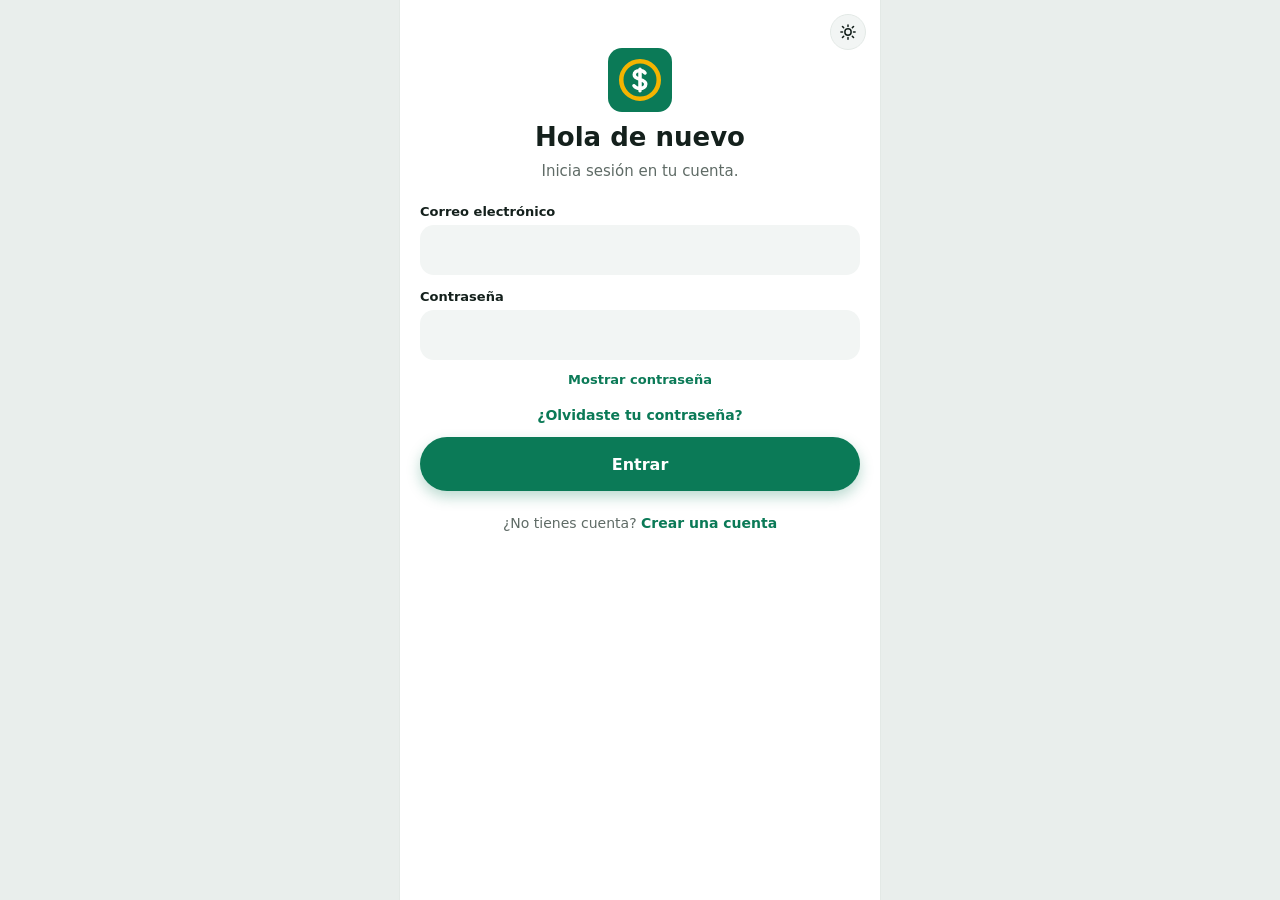
<file: frontend/index.html>
<!DOCTYPE html>
<html lang="es">
<head>
  <meta charset="utf-8">
  <meta http-equiv="Content-Security-Policy"
        content="default-src 'self';
                 script-src 'self';
                 style-src 'self' 'unsafe-inline' https://fonts.googleapis.com;
                 font-src 'self' https://fonts.gstatic.com;
                 img-src 'self' data:;
                 connect-src 'self' http://127.0.0.1:8000 http://localhost:8000 https://finanzas-personales-api-4rry.onrender.com;
                 worker-src 'self';
                 object-src 'none';
                 base-uri 'self';
                 form-action 'self'">
  <meta name="viewport" content="width=device-width, initial-scale=1, viewport-fit=cover">
  <meta name="apple-mobile-web-app-capable" content="yes">
  <meta name="apple-mobile-web-app-status-bar-style" content="black-translucent">
  <meta name="theme-color" content="#0B7A57">
  <meta name="description" content="Control de finanzas personales en pesos colombianos">
  <title>Finanzas Personales</title>
  <link rel="manifest" href="manifest.webmanifest">
  <link rel="icon" href="icons/icono.svg" type="image/svg+xml">
  <link rel="preconnect" href="https://fonts.googleapis.com">
  <link href="https://fonts.googleapis.com/css2?family=Plus+Jakarta+Sans:wght@400;500;600;700;800&display=swap" rel="stylesheet">
  <link rel="stylesheet" href="css/estilos.css">
  <link rel="stylesheet" href="css/tema.css">
  <script src="js/tema-inicial.js"></script>
</head>
<body>
  <div class="marco">
    <main id="app" aria-live="polite"></main>
    <nav id="nav" aria-label="Navegación principal" hidden></nav>
  </div>
  <div id="toast" role="status" aria-live="polite"></div>
  <script type="module" src="js/app.js"></script>
</body>
</html>
</file>
<file: frontend/css/estilos.css>
/* Identidad: verde esmeralda + dorado (ver mockups). Móvil primero. */
:root {
  --marca: #0B7A57;
  --marca-oscuro: #075640;
  --marca-suave: #E3F3EC;
  --oro: #F4B400;
  --oro-tinta: #1F1600;
  --oro-suave: #FFF6DB;
  --tinta: #14201C;
  --tenue: #5F6B66;
  --gris: #F2F5F4;
  --linea: #E3E9E6;
  --gasto: #C2410C;
  --gasto-suave: #FDEBDD;
  --fondo: #FFFFFF;
  --sobre-marca: #D4EEE3;
  --radio: 18px;
  --fuente: "Plus Jakarta Sans", system-ui, -apple-system, "Segoe UI", sans-serif;
}

* { box-sizing: border-box; }
html, body { margin: 0; }
body {
  font-family: var(--fuente);
  color: var(--tinta);
  background: var(--c-bg-e9eeec);
  font-variant-numeric: tabular-nums;
  -webkit-font-smoothing: antialiased;
}
.marco { max-width: 480px; min-height: 100vh; margin: 0 auto; background: var(--fondo); position: relative; }
body.con-nav .marco { padding-bottom: 96px; }
h1, h2 { margin: 0; text-wrap: balance; }
p { margin: 0; }
a { color: var(--marca); font-weight: 700; text-decoration: none; }
button { font: inherit; cursor: pointer; }
button:disabled { cursor: not-allowed; }
:focus-visible { outline: 3px solid var(--oro); outline-offset: 2px; }
code { font-size: 12px; background: var(--gris); padding: 1px 5px; border-radius: 4px; }
.solo-lector { position: absolute; width: 1px; height: 1px; overflow: hidden; clip: rect(0 0 0 0); }

/* ---------- Banda superior de color ---------- */
.banda {
  background: var(--marca);
  color: var(--c-tx-ffffff);
  padding: 18px 16px 24px;
  border-radius: 0 0 28px 28px;
  display: flex;
  flex-direction: column;
  gap: 14px;
}
.banda.banda-oscura { background: var(--marca-oscuro); }
.banda-fila { display: flex; align-items: center; gap: 6px; }
.banda-fila.espaciada { justify-content: space-between; }
.banda-titulo { font-size: 20px; font-weight: 800; padding-left: 4px; }
.banda-sub { color: var(--sobre-marca); font-size: 13px; font-weight: 600; padding-left: 4px; }
.banda-acciones { display: flex; gap: 2px; }
.btn-icono {
  width: 44px; height: 44px; border: 0; border-radius: 999px; background: transparent; color: inherit;
  display: inline-flex; align-items: center; justify-content: center; flex: none;
}
.btn-icono:hover { background: rgba(255,255,255,0.12); }
.btn-icono:disabled { opacity: 0.35; }
.btn-icono.girar svg { transform: rotate(180deg); }

.avatar {
  width: 48px; height: 48px; border-radius: 999px; background: rgba(255,255,255,0.18);
  display: flex; align-items: center; justify-content: center; font-weight: 800;
}
.saludo { font-size: 22px; font-weight: 800; padding-left: 4px; }
.saldo-general { display: flex; flex-direction: column; gap: 6px; padding-left: 4px; }
.saldo-etiqueta { color: var(--sobre-marca); font-size: 14px; font-weight: 600; }
.saldo-valor { font-size: 38px; font-weight: 800; letter-spacing: -1px; line-height: 1.1; }
.saldo-meta { display: flex; gap: 8px; align-items: center; flex-wrap: wrap; font-size: 12px; color: var(--sobre-marca); font-weight: 600; margin-top: 4px; }
.pildora-oro { background: var(--oro); color: var(--oro-tinta); padding: 4px 10px; border-radius: 999px; font-weight: 800; }

/* Ocultar saldos con el ojo */
.ocultar-montos .monto { user-select: none; }

/* ---------- Acciones rápidas ---------- */
.acciones { display: grid; grid-template-columns: repeat(4, minmax(0, 1fr)); padding: 20px 8px 0; }
.accion {
  display: flex; flex-direction: column; align-items: center; gap: 8px; background: none; border: 0;
  color: var(--tinta); font-size: 13px; font-weight: 700; padding: 0;
}
.accion-circulo {
  width: 60px; height: 60px; border-radius: 999px; background: var(--marca-suave); color: var(--marca);
  display: flex; align-items: center; justify-content: center;
}
.accion-circulo.lleno { background: var(--marca); color: var(--c-tx-ffffff); box-shadow: 0 6px 14px rgba(11,122,87,0.28); }

/* ---------- Secciones ---------- */
.seccion { padding: 22px 16px 0; display: flex; flex-direction: column; gap: 12px; }
.seccion-titulo { display: flex; justify-content: space-between; align-items: center; gap: 8px; }
.seccion-titulo h2 { font-size: 18px; font-weight: 800; }
.seccion-titulo a, .enlace { font-size: 13px; font-weight: 800; color: var(--marca); background: none; border: 0; padding: 6px 0; }
.tarjeta-gris { background: var(--gris); border-radius: 22px; padding: 18px; display: flex; flex-direction: column; gap: 12px; }
.etiqueta { font-size: 11px; font-weight: 800; padding: 3px 9px; border-radius: 999px; background: var(--c-bg-ffffff); color: var(--marca); white-space: nowrap; }
.etiqueta-prueba { background: var(--oro-suave); color: var(--c-tx-6a4f00); border: 1px solid var(--c-bd-e8d28a); }
.banda .etiqueta-prueba { border-color: transparent; }
.cargando, .vacio { color: var(--tenue); font-size: 14px; padding: 8px 0; }
.error-general { color: var(--gasto); font-size: 14px; font-weight: 600; padding: 8px 0; }
.pendiente {
  border: 1.5px dashed var(--c-bd-b9c6c0); border-radius: 16px; padding: 14px; display: flex; flex-direction: column; gap: 4px;
  font-size: 13px; color: var(--tenue);
}
.pendiente strong { color: var(--tinta); font-size: 14px; }
.pendiente code { align-self: flex-start; margin-top: 4px; }

/* Cuentas */
.cuentas { display: grid; grid-auto-flow: column; grid-auto-columns: minmax(118px, 1fr); gap: 10px; overflow-x: auto; padding-bottom: 4px; }
.cuenta { background: var(--gris); border-radius: var(--radio); padding: 14px 12px; display: flex; flex-direction: column; gap: 10px; }
.cuenta.inactiva { opacity: 0.6; }
.cuenta-inicial { width: 34px; height: 34px; border-radius: 999px; background: var(--c-bg-ffffff); display: flex; align-items: center; justify-content: center; font-weight: 800; }
.cuenta-nombre { display: flex; flex-direction: column; gap: 2px; }
.cuenta-nombre strong { font-size: 13px; }
.cuenta-nombre span { font-size: 11px; color: var(--tenue); font-weight: 600; }
.cuenta-saldo { font-size: 15px; font-weight: 800; }

/* Resumen y barras */
.resumen-cifras { display: grid; grid-template-columns: repeat(2, minmax(0, 1fr)); gap: 10px; }
.mini { background: var(--c-bg-ffffff); border-radius: 16px; padding: 12px; display: flex; flex-direction: column; gap: 4px; }
.mini span { font-size: 12px; color: var(--tenue); font-weight: 700; }
.mini strong { font-size: 18px; font-weight: 800; }
.ingreso { color: var(--marca); }
.gasto { color: var(--gasto); }
.barra { height: 10px; border-radius: 999px; background: var(--c-bg-dde5e1); overflow: hidden; }
.barra > span { display: block; height: 100%; border-radius: 999px; background: var(--marca); }
.barra > span.barra-gasto { background: var(--gasto); }
.resumen-pie { display: flex; justify-content: space-between; gap: 8px; font-size: 12px; color: var(--tenue); font-weight: 600; }

/* Movimientos */
.lista { display: flex; flex-direction: column; }
.movimiento { display: flex; align-items: center; gap: 12px; padding: 12px 0; border-bottom: 1px solid var(--linea); }
.movimiento:last-child { border-bottom: 0; }
.movimiento.anulado .mov-texto strong, .movimiento.anulado .mov-monto { text-decoration: line-through; opacity: 0.55; }
.mov-icono { width: 42px; height: 42px; border-radius: 999px; display: flex; align-items: center; justify-content: center; flex: none; }
.mov-icono.gasto { background: var(--gasto-suave); }
.mov-icono.ingreso { background: var(--marca-suave); }
.mov-icono.neutro { background: var(--gris); color: var(--tinta); }
.mov-texto { flex: 1; min-width: 0; display: flex; flex-direction: column; gap: 2px; }
.mov-texto strong { font-size: 14px; overflow: hidden; text-overflow: ellipsis; white-space: nowrap; }
.mov-texto span { font-size: 12px; color: var(--tenue); }
.mov-texto .enlace { align-self: flex-start; padding: 2px 0; }
.mov-monto { font-size: 14px; font-weight: 800; white-space: nowrap; }
.mov-monto.neutro { color: var(--tinta); }
.selector-mes { display: flex; align-items: center; justify-content: space-between; background: rgba(0,0,0,0.16); border-radius: 999px; padding: 2px; }
.selector-mes strong { text-transform: capitalize; }

/* Obligaciones */
.totales { display: grid; grid-template-columns: repeat(2, minmax(0, 1fr)); gap: 10px; }
.total { background: rgba(255,255,255,0.14); border-radius: var(--radio); padding: 14px; display: flex; flex-direction: column; gap: 2px; }
.total span, .total small { color: var(--sobre-marca); font-size: 12px; font-weight: 700; }
.total strong { font-size: 20px; font-weight: 800; }
.obligacion.cerrada { opacity: 0.7; }
.obl-cabeza, .presu-cabeza, .meta-cabeza { display: flex; justify-content: space-between; align-items: center; gap: 8px; }
.obl-cifra { display: flex; flex-direction: column; }
.obl-cifra span { font-size: 13px; color: var(--tenue); font-weight: 600; }
.obl-cifra strong { font-size: 26px; font-weight: 800; letter-spacing: -0.5px; }

/* Presupuestos y metas */
.lista-presupuestos { gap: 0; padding: 4px 16px; }
.presupuesto { padding: 12px 0; display: flex; flex-direction: column; gap: 8px; border-bottom: 1px solid var(--c-bd-dde5e1); }
.presupuesto:last-child { border-bottom: 0; }
.presu-cabeza { font-size: 14px; }
.presu-cabeza span { color: var(--tenue); font-weight: 600; }
.presu-cabeza b { color: var(--tinta); }
.presu-pie { font-size: 12px; color: var(--tenue); font-weight: 600; }
.aviso-limite { align-self: flex-start; font-size: 12px; font-weight: 800; color: var(--c-tx-8f2f07); background: var(--gasto-suave); padding: 3px 10px; border-radius: 999px; }
.meta { background: var(--marca-oscuro); color: var(--c-tx-ffffff); border-radius: 24px; padding: 18px; display: flex; flex-direction: column; gap: 14px; }
.meta-cabeza strong { font-size: 17px; }
.meta-pct { font-size: 28px; font-weight: 800; color: var(--oro); }
.barra-oscura { background: rgba(255,255,255,0.16); height: 12px; }
.barra-oscura > span { background: var(--oro); }
.meta-pie { display: flex; justify-content: space-between; font-size: 13px; color: var(--c-tx-e2f2ea); font-weight: 600; }

/* ---------- Formularios ---------- */
.formulario, .cuerpo-form { display: flex; flex-direction: column; gap: 14px; }
.cuerpo-form { padding: 18px 16px 0; }
.campo { display: flex; flex-direction: column; gap: 6px; border: 0; margin: 0; padding: 0; min-width: 0; }
.campo label, .campo legend { font-size: 13px; font-weight: 700; padding: 0; }
.opcional { font-weight: 500; color: var(--tenue); }
.ayuda { font-size: 12px; color: var(--tenue); }
input, select {
  font: inherit; font-size: 16px; color: var(--tinta); background: var(--gris); border: 1.5px solid transparent;
  border-radius: 14px; min-height: 50px; padding: 0 14px; width: 100%;
}
input:focus, select:focus { border-color: var(--marca); background: var(--c-bg-ffffff); outline: none; }
input:disabled { opacity: 0.6; }
.fila-2 { display: grid; grid-template-columns: repeat(2, minmax(0, 1fr)); gap: 10px; }
.error-form { color: var(--gasto); font-size: 14px; font-weight: 700; min-height: 1px; }
.error-form:empty { display: none; }

.btn {
  min-height: 54px; border: 0; border-radius: 999px; padding: 0 24px; font-weight: 800; font-size: 16px;
  display: inline-flex; align-items: center; justify-content: center; gap: 8px;
}
.btn-primario { background: var(--marca); color: var(--c-tx-ffffff); box-shadow: 0 6px 14px rgba(11,122,87,0.28); }
.btn-primario:hover:not(:disabled) { background: var(--marca-oscuro); }
.btn-oro { background: var(--oro); color: var(--oro-tinta); }
.btn:disabled { opacity: 0.55; box-shadow: none; }
.btn-chico { min-height: 44px; font-size: 14px; padding: 0 18px; align-self: flex-start; }

.segmento { display: grid; grid-template-columns: repeat(2, minmax(0, 1fr)); gap: 4px; padding: 4px; margin: 0 6px; background: rgba(0,0,0,0.18); border-radius: 999px; }
.segmento button { min-height: 40px; border: 0; border-radius: 999px; background: transparent; color: var(--c-tx-ffffff); font-weight: 800; }
.segmento button[aria-pressed="true"] { background: var(--c-bg-ffffff); color: var(--tinta); }
.monto-grande { display: flex; flex-direction: column; align-items: center; gap: 2px; }
.monto-grande label { font-size: 13px; font-weight: 600; color: rgba(255,255,255,0.85); }
.monto-grande input {
  background: transparent; border: 0; color: var(--c-tx-ffffff); text-align: center; font-size: 42px; font-weight: 800;
  letter-spacing: -1px; min-height: 60px;
}
.monto-grande input::placeholder { color: rgba(255,255,255,0.55); }
.monto-grande input:focus { background: rgba(255,255,255,0.08); }

.chips { display: flex; flex-wrap: wrap; gap: 8px; }
.chip {
  min-height: 40px; padding: 0 16px; border-radius: 999px; border: 1.5px solid var(--gris);
  background: var(--gris); color: var(--tinta); font-weight: 800; font-size: 13px;
}
.chip[aria-pressed="true"] { background: var(--marca); border-color: var(--marca); color: var(--c-tx-ffffff); }
.chip:disabled { opacity: 0.6; }
.chips-sugerencias { margin-top: 4px; }
.gmf { background: var(--oro-suave); border-radius: var(--radio); padding: 14px; display: flex; flex-direction: column; gap: 8px; }
.gmf-fila { display: flex; align-items: center; gap: 12px; font-size: 14px; font-weight: 800; }
.gmf input { width: 22px; min-height: 22px; height: 22px; accent-color: var(--marca); flex: none; }
.gmf small { font-size: 12px; color: var(--c-tx-5a4a12); }
.gmf-detalle { display: flex; flex-direction: column; gap: 6px; padding-top: 10px; border-top: 1px dashed var(--c-bd-e2cd8a); }
.gmf-detalle div { display: flex; justify-content: space-between; gap: 8px; font-size: 14px; font-weight: 600; }
.gmf-detalle span { color: var(--c-tx-5a4a12); }
.gmf-detalle strong { font-weight: 800; }
.par-cuentas { position: relative; display: flex; flex-direction: column; gap: 10px; }
.btn-intercambiar {
  position: absolute; right: 14px; top: 50%; margin-top: -8px; width: 44px; height: 44px; border-radius: 999px;
  border: 4px solid var(--c-bd-ffffff); background: var(--marca); color: var(--c-tx-ffffff); display: flex; align-items: center; justify-content: center; z-index: 1;
}
.btn-intercambiar svg { transform: rotate(90deg); }
.par-cuentas select { padding-right: 64px; }
.nota { font-size: 12px; line-height: 1.45; color: var(--c-tx-0b4a37); background: var(--marca-suave); border-radius: 14px; padding: 10px 12px; font-weight: 600; }
.chip-banda { align-self: center; background: rgba(255,255,255,0.16); border-color: transparent; color: var(--c-tx-ffffff); }
.chip-banda:hover { background: rgba(255,255,255,0.26); }
.resumen-abono { background: var(--gris); border-radius: var(--radio); padding: 14px; display: flex; flex-direction: column; gap: 8px; }
.resumen-abono div { display: flex; justify-content: space-between; gap: 8px; font-size: 14px; font-weight: 600; }
.resumen-abono span { color: var(--tenue); }
.resumen-abono strong { font-weight: 800; }
.resumen-abono .total-abono { padding-top: 8px; border-top: 1px dashed var(--c-bd-c9d3ce); font-size: 15px; }
a.btn { text-decoration: none; }

/* Fila de movimiento que abre el detalle */
button.movimiento { width: 100%; background: none; border: 0; border-bottom: 1px solid var(--linea); text-align: left; color: inherit; font: inherit; }
button.movimiento:hover { background: var(--gris); }
.pista { font-size: 12px; color: var(--tenue); font-weight: 600; }

/* Hoja inferior de detalle */
dialog.hoja {
  width: min(480px, 100%); max-width: 100%; margin: auto auto 0; border: 0; border-radius: 26px 26px 0 0;
  padding: 18px 18px 28px; color: var(--tinta); display: none; flex-direction: column; gap: 14px;
}
dialog.hoja[open] { display: flex; }
dialog.hoja::backdrop { background: rgba(20, 32, 28, 0.45); }
.hoja-cabeza { display: flex; justify-content: space-between; align-items: center; gap: 8px; }
.hoja-cabeza h2 { font-size: 18px; font-weight: 800; }
.hoja-cabeza .cerrar { color: var(--tenue); }
.hoja-cabeza .cerrar svg { transform: rotate(45deg); }
.hoja-monto { font-size: 32px; font-weight: 800; letter-spacing: -0.5px; }
.hoja-datos { margin: 0; background: var(--gris); border-radius: var(--radio); padding: 4px 14px; }
.hoja-datos div { display: flex; justify-content: space-between; gap: 12px; padding: 10px 0; border-bottom: 1px solid var(--c-bd-dde5e1); font-size: 14px; }
.hoja-datos div:last-child { border-bottom: 0; }
.hoja-datos dt { color: var(--tenue); font-weight: 600; }
.hoja-datos dd { margin: 0; font-weight: 700; text-align: right; }
.btn-peligro { background: var(--gasto); color: var(--c-tx-ffffff); width: 100%; }
.btn-peligro:hover:not(:disabled) { background: var(--c-bg-9a3309); }
.btn-secundario { background: var(--gris); color: var(--tinta); }
.confirmar { background: var(--gasto-suave); border-radius: var(--radio); padding: 14px; display: flex; flex-direction: column; gap: 8px; font-size: 14px; }
.confirmar span { color: var(--c-tx-6b2a08); }
.confirmar-botones { display: flex; gap: 8px; justify-content: flex-end; }
.confirmar-botones .btn { width: auto; align-self: auto; }
.pie-form { padding: 16px 16px 24px; display: flex; flex-direction: column; gap: 8px; text-align: center; }
.pie-form small { font-size: 12px; color: var(--tenue); }
.caja-pregunta { display: flex; gap: 8px; align-items: center; background: var(--gris); border-radius: 999px; padding: 6px 6px 6px 8px; }
.caja-pregunta input { background: transparent; min-height: 44px; }

/* ---------- Login y registro ---------- */
.auth { padding: 48px 20px 32px; display: flex; flex-direction: column; gap: 24px; }
.auth-marca { display: flex; flex-direction: column; align-items: center; gap: 10px; text-align: center; }
.auth-marca h1 { font-size: 26px; font-weight: 800; }
.auth-marca p { color: var(--tenue); font-size: 15px; }
.auth-pie { text-align: center; font-size: 14px; color: var(--tenue); }

/* ---------- Barra inferior ---------- */
#nav {
  position: fixed; left: 50%; transform: translateX(-50%); bottom: 0; width: 100%; max-width: 480px; height: 84px;
  background: var(--c-bg-ffffff); box-shadow: 0 -1px 0 var(--linea); display: grid; grid-template-columns: repeat(5, minmax(0, 1fr));
  align-items: center; padding: 8px 6px 16px; z-index: 10;
}
#nav[hidden] { display: none; }
.nav-item { display: flex; flex-direction: column; align-items: center; gap: 4px; color: var(--tenue); font-size: 11px; font-weight: 600; min-height: 44px; justify-content: center; }
.nav-icono { width: 56px; height: 30px; border-radius: 999px; display: flex; align-items: center; justify-content: center; }
.nav-item.activo { color: var(--marca); font-weight: 800; }
.nav-item.activo .nav-icono { background: var(--marca-suave); }
.nav-mas {
  justify-self: center; width: 58px; height: 58px; margin-top: -26px; border: 4px solid var(--c-bd-ffffff); border-radius: 999px;
  background: var(--marca); color: var(--c-tx-ffffff); display: flex; align-items: center; justify-content: center;
  box-shadow: 0 6px 14px rgba(11,122,87,0.35);
}

/* ---------- Aviso flotante ---------- */
#toast {
  position: fixed; left: 50%; bottom: 100px; transform: translate(-50%, 20px); width: min(440px, calc(100% - 32px));
  background: var(--tinta); color: var(--c-tx-ffffff); padding: 12px 16px; border-radius: 14px; font-size: 14px; font-weight: 600;
  opacity: 0; pointer-events: none; transition: opacity .2s, transform .2s; z-index: 20;
}
#toast.visible { opacity: 1; transform: translate(-50%, 0); }
#toast[data-tipo="ok"] { background: var(--marca-oscuro); }
#toast[data-tipo="alerta"] { background: var(--c-bg-7a3a0c); }

@media (prefers-reduced-motion: reduce) { #toast { transition: none; } }
@media (min-width: 481px) { .marco { box-shadow: 0 0 0 1px var(--linea); } }

/* Cola sin conexión */
.aviso-cola { font-size: 13px; font-weight: 600; color: var(--c-tx-6b2a08); background: var(--gasto-suave); border-radius: 14px; padding: 10px 12px; }
.movimiento.con-error .mov-texto strong { color: var(--gasto); }
.mov-texto span { white-space: normal; }
.acciones-op { display: flex; gap: 16px; }
.enlace.peligro { color: var(--gasto); }
.enlace:disabled { color: var(--tenue); opacity: .6; }
.confirmar-descarte { font-size: 12px; color: var(--c-tx-6b2a08); }
a.pildora-oro { text-decoration: none; }

.gmf[hidden] {
  display: none !important;
}

/* Ajustes PWA: areas seguras y controles nativos. */

:root {
  --fp-top: env(safe-area-inset-top, 0px);
  --fp-bottom: env(safe-area-inset-bottom, 0px);
  --fp-left: env(safe-area-inset-left, 0px);
  --fp-right: env(safe-area-inset-right, 0px);
  --fp-barra: var(--marca);
}

:root[data-tema="oscuro"] {
  --fp-barra: #0C5A42;
}

html {
  -webkit-text-size-adjust: 100%;
  text-size-adjust: 100%;
}

.marco {
  min-height: 100dvh;
  padding-left: var(--fp-left);
  padding-right: var(--fp-right);
  padding-bottom: var(--fp-bottom);
}

.banda {
  padding-top: calc(18px + var(--fp-top));
}

.auth {
  padding-top: calc(48px + var(--fp-top));
}

body.con-nav .marco {
  padding-bottom: calc(96px + var(--fp-bottom));
}

#nav {
  height: calc(84px + var(--fp-bottom));
  padding-bottom: calc(16px + var(--fp-bottom));
  padding-left: calc(6px + var(--fp-left));
  padding-right: calc(6px + var(--fp-right));
}

#toast {
  bottom: calc(100px + var(--fp-bottom));
}

@media (display-mode: standalone) and (max-width: 480px) {
  html, body {
    background-color: var(--fp-barra);
  }
}

input[type="checkbox"],
input[type="radio"] {
  -webkit-appearance: auto;
  appearance: auto;
  width: 22px;
  height: 22px;
  min-height: 0;
  padding: 0;
  border: 0;
  border-radius: 0;
  margin: 2px 0 0;
  background: none;
  accent-color: var(--marca);
  flex: none;
}

input[type="checkbox"]:focus-visible,
input[type="radio"]:focus-visible {
  outline: 2px solid var(--marca);
  outline-offset: 2px;
}
</file>
<file: frontend/css/tema.css>
/* Tema claro / oscuro.
   Los colores de la app usan estas variables; el modo oscuro solo cambia sus valores.
   Las variables --c-* se generaron a partir de los colores originales (rol: tx texto, bg fondo, bd borde). */

:root {
  --c-bd-087a59: #087a59;
  --c-bd-b9c6c0: #b9c6c0;
  --c-bd-c9d3ce: #c9d3ce;
  --c-bd-c9dfd1: #c9dfd1;
  --c-bd-d5e3da: #d5e3da;
  --c-bd-dde5e1: #dde5e1;
  --c-bd-e1e9e4: #e1e9e4;
  --c-bd-e2cd8a: #e2cd8a;
  --c-bd-e2eae5: #e2eae5;
  --c-bd-e4ebe7: #e4ebe7;
  --c-bd-e7ece9: #e7ece9;
  --c-bd-e8d28a: #e8d28a;
  --c-bd-ffffff: #ffffff;
  --c-bg-087a59: #087a59;
  --c-bg-7a3a0c: #7a3a0c;
  --c-bg-9a3309: #9a3309;
  --c-bg-bf5538: #bf5538;
  --c-bg-d59a2a: #d59a2a;
  --c-bg-dbe6df: #dbe6df;
  --c-bg-dde5e1: #dde5e1;
  --c-bg-dff1e7: #dff1e7;
  --c-bg-dff2e7: #dff2e7;
  --c-bg-e0f2e9: #e0f2e9;
  --c-bg-e2f3eb: #e2f3eb;
  --c-bg-e3f3e9: #e3f3e9;
  --c-bg-e4f3eb: #e4f3eb;
  --c-bg-e6f4ec: #e6f4ec;
  --c-bg-e8e9e7: #e8e9e7;
  --c-bg-e9eeec: #e9eeec;
  --c-bg-edf1ef: #edf1ef;
  --c-bg-edf2ee: #edf2ee;
  --c-bg-edf5f0: #edf5f0;
  --c-bg-eef3ef: #eef3ef;
  --c-bg-eef5f1: #eef5f1;
  --c-bg-f0f2f1: #f0f2f1;
  --c-bg-f0f4f1: #f0f4f1;
  --c-bg-f1f3f2: #f1f3f2;
  --c-bg-f1f7f4: #f1f7f4;
  --c-bg-f2f5f3: #f2f5f3;
  --c-bg-f3f6f4: #f3f6f4;
  --c-bg-ffe2da: #ffe2da;
  --c-bg-ffe8e2: #ffe8e2;
  --c-bg-fff0cd: #fff0cd;
  --c-bg-fff2d9: #fff2d9;
  --c-bg-fff3dd: #fff3dd;
  --c-bg-ffffff: #ffffff;
  --c-tx-07533e: #07533e;
  --c-tx-075640: #075640;
  --c-tx-075b42: #075b42;
  --c-tx-08684c: #08684c;
  --c-tx-087453: #087453;
  --c-tx-087a59: #087a59;
  --c-tx-0b4a37: #0b4a37;
  --c-tx-142b21: #142b21;
  --c-tx-15291f: #15291f;
  --c-tx-17251f: #17251f;
  --c-tx-25342d: #25342d;
  --c-tx-263a30: #263a30;
  --c-tx-263b30: #263b30;
  --c-tx-28664f: #28664f;
  --c-tx-52645a: #52645a;
  --c-tx-58675e: #58675e;
  --c-tx-586960: #586960;
  --c-tx-59675f: #59675f;
  --c-tx-5a4a12: #5a4a12;
  --c-tx-5c6b62: #5c6b62;
  --c-tx-5d6b62: #5d6b62;
  --c-tx-607268: #607268;
  --c-tx-64736b: #64736b;
  --c-tx-65736b: #65736b;
  --c-tx-66736b: #66736b;
  --c-tx-67756d: #67756d;
  --c-tx-6a4f00: #6a4f00;
  --c-tx-6b2a08: #6b2a08;
  --c-tx-705821: #705821;
  --c-tx-81531e: #81531e;
  --c-tx-845400: #845400;
  --c-tx-875521: #875521;
  --c-tx-8f2d1e: #8f2d1e;
  --c-tx-8f2f07: #8f2f07;
  --c-tx-915419: #915419;
  --c-tx-95521c: #95521c;
  --c-tx-975212: #975212;
  --c-tx-a13724: #a13724;
  --c-tx-a73525: #a73525;
  --c-tx-ad3021: #ad3021;
  --c-tx-b42318: #b42318;
  --c-tx-e2f2ea: #e2f2ea;
  --c-tx-ffffff: #ffffff;
  color-scheme: light;
}

:root[data-tema="oscuro"] {
  color-scheme: dark;

  /* Identidad */
  --marca: #13996D;
  --marca-oscuro: #0B5A42;
  --marca-suave: #15302A;
  --oro: #F4B400;
  --oro-tinta: #1F1600;
  --oro-suave: #2D2710;
  --tinta: #E4ECE8;
  --tenue: #9AA9A2;
  --gris: #18221F;
  --linea: #24302C;
  --gasto: #F0804C;
  --gasto-suave: #3A2218;
  --fondo: #0F1614;
  --sobre-marca: #CDEBDD;

  --c-bd-087a59: #087a59;
  --c-bd-b9c6c0: #3b403d;
  --c-bd-c9d3ce: #3b403d;
  --c-bd-c9dfd1: #3e4c43;
  --c-bd-d5e3da: #38423c;
  --c-bd-dde5e1: #3a403d;
  --c-bd-e1e9e4: #39413c;
  --c-bd-e2cd8a: #e2cd8a;
  --c-bd-e2eae5: #39413c;
  --c-bd-e4ebe7: #3a413d;
  --c-bd-e7ece9: #3a403d;
  --c-bd-e8d28a: #e8d28a;
  --c-bd-ffffff: #3d3d3d;
  --c-bg-087a59: #087a59;
  --c-bg-7a3a0c: #7a3a0c;
  --c-bg-9a3309: #9a3309;
  --c-bg-bf5538: #bf5538;
  --c-bg-d59a2a: #d59a2a;
  --c-bg-dbe6df: #323834;
  --c-bg-dde5e1: #323735;
  --c-bg-dff1e7: #24382d;
  --c-bg-dff2e7: #23392c;
  --c-bg-e0f2e9: #24382e;
  --c-bg-e2f3eb: #23382e;
  --c-bg-e3f3e9: #23372b;
  --c-bg-e4f3eb: #24372c;
  --c-bg-e6f4ec: #23362b;
  --c-bg-e8e9e7: #2e2f2d;
  --c-bg-e9eeec: #070b0a;
  --c-bg-edf1ef: #262a28;
  --c-bg-edf2ee: #252a26;
  --c-bg-edf5f0: #243229;
  --c-bg-eef3ef: #242925;
  --c-bg-eef5f1: #25312a;
  --c-bg-f0f2f1: #252726;
  --c-bg-f0f4f1: #232724;
  --c-bg-f1f3f2: #242625;
  --c-bg-f1f7f4: #24302a;
  --c-bg-f2f5f3: #222523;
  --c-bg-f3f6f4: #212522;
  --c-bg-ffe2da: #392620;
  --c-bg-ffe8e2: #37241f;
  --c-bg-fff0cd: #3c3422;
  --c-bg-fff2d9: #393121;
  --c-bg-fff3dd: #383020;
  --c-bg-ffffff: #1a1a1a;
  --c-tx-07533e: #82e3c8;
  --c-tx-075640: #82e3c8;
  --c-tx-075b42: #81e4c6;
  --c-tx-08684c: #81e4c7;
  --c-tx-087453: #81e4c6;
  --c-tx-087a59: #80e5c8;
  --c-tx-0b4a37: #88ddc3;
  --c-tx-142b21: #9ec7b5;
  --c-tx-15291f: #a0c5b2;
  --c-tx-17251f: #d5dcd9;
  --c-tx-25342d: #cdd3d0;
  --c-tx-263a30: #cad2ce;
  --c-tx-263b30: #c9d2cd;
  --c-tx-28664f: #99ccb9;
  --c-tx-52645a: #b1b7b4;
  --c-tx-58675e: #afb4b1;
  --c-tx-586960: #aeb3b1;
  --c-tx-59675f: #afb3b1;
  --c-tx-5a4a12: #d9c88c;
  --c-tx-5c6b62: #acb1ae;
  --c-tx-5d6b62: #acb1ae;
  --c-tx-607268: #a9aeab;
  --c-tx-64736b: #a8acaa;
  --c-tx-65736b: #a8aca9;
  --c-tx-66736b: #a7aca9;
  --c-tx-67756d: #a6aba8;
  --c-tx-6a4f00: #eccf79;
  --c-tx-6b2a08: #e4a381;
  --c-tx-705821: #d2bf93;
  --c-tx-81531e: #d6b58f;
  --c-tx-845400: #ecc279;
  --c-tx-875521: #d5b390;
  --c-tx-8f2d1e: #d8978d;
  --c-tx-8f2f07: #e79d7e;
  --c-tx-915419: #dbb28a;
  --c-tx-95521c: #daae8b;
  --c-tx-975212: #e0b185;
  --c-tx-a13724: #d7998e;
  --c-tx-a73525: #d7978e;
  --c-tx-ad3021: #d9948c;
  --c-tx-b42318: #de8d87;
  --c-tx-e2f2ea: #e2f2ea;
  --c-tx-ffffff: #ffffff;
}

/* La franja superior un poco más profunda para no encandilar */
:root[data-tema="oscuro"] .banda { background: #0C5A42; }
:root[data-tema="oscuro"] .banda.banda-oscura { background: #08402F; }
:root[data-tema="oscuro"] #toast { background: #2A3833; color: #F1F6F3; }
:root[data-tema="oscuro"] input,
:root[data-tema="oscuro"] select,
:root[data-tema="oscuro"] textarea { color: var(--tinta); }
:root[data-tema="oscuro"] ::placeholder { color: #74827C; }
:root[data-tema="oscuro"] img[src$=".svg"] { filter: none; }

/* Transición suave al cambiar de tema (no al cargar) */
:root.tema-cambiando,
:root.tema-cambiando * {
  transition: background-color .35s ease, color .35s ease, border-color .35s ease, fill .35s ease !important;
}

/* ---------- Botón de tema ---------- */
.btn-tema {
  width: 36px; height: 36px; flex: none;
  border-radius: 999px;
  border: 1px solid rgba(255,255,255,0.22);
  background: rgba(255,255,255,0.12);
  color: #fff;
  display: inline-flex; align-items: center; justify-content: center;
  padding: 0; position: relative; overflow: hidden;
  -webkit-backdrop-filter: blur(6px); backdrop-filter: blur(6px);
  transition: background .2s ease, transform .15s ease;
}
.btn-tema:hover { background: rgba(255,255,255,0.2); }
.btn-tema:active { transform: scale(0.92); }
.btn-tema svg {
  position: absolute; width: 18px; height: 18px;
  transition: transform .45s cubic-bezier(.5,1.6,.4,1), opacity .25s ease;
}
.btn-tema .ico-luna { transform: rotate(-90deg) scale(.4); opacity: 0; }
:root[data-tema="oscuro"] .btn-tema .ico-sol { transform: rotate(90deg) scale(.4); opacity: 0; }
:root[data-tema="oscuro"] .btn-tema .ico-luna { transform: none; opacity: 1; }

/* Ubicación: esquina superior derecha de la franja verde */
.banda.con-tema { position: relative; }
.banda.con-tema > .btn-tema { position: absolute; top: calc(16px + var(--fp-top)); right: 14px; z-index: 2; }
.banda-acciones .btn-tema { align-self: center; margin-right: 4px; }

/* Pantallas sin franja (login y registro) */
.btn-tema.flotante {
  position: absolute; top: calc(14px + var(--fp-top)); right: 14px; z-index: 5;
  border-color: var(--linea); background: var(--gris); color: var(--tinta);
}

/* Botones sin color propio: en oscuro el navegador los pinta gris claro.
   :where() deja la especificidad en 0 para no tapar .btn-primario, .btn-oro, etc. */
:where(:root[data-tema="oscuro"]) :where(.btn) { background-color: #1D2925; color: var(--tinta); }
</file>
